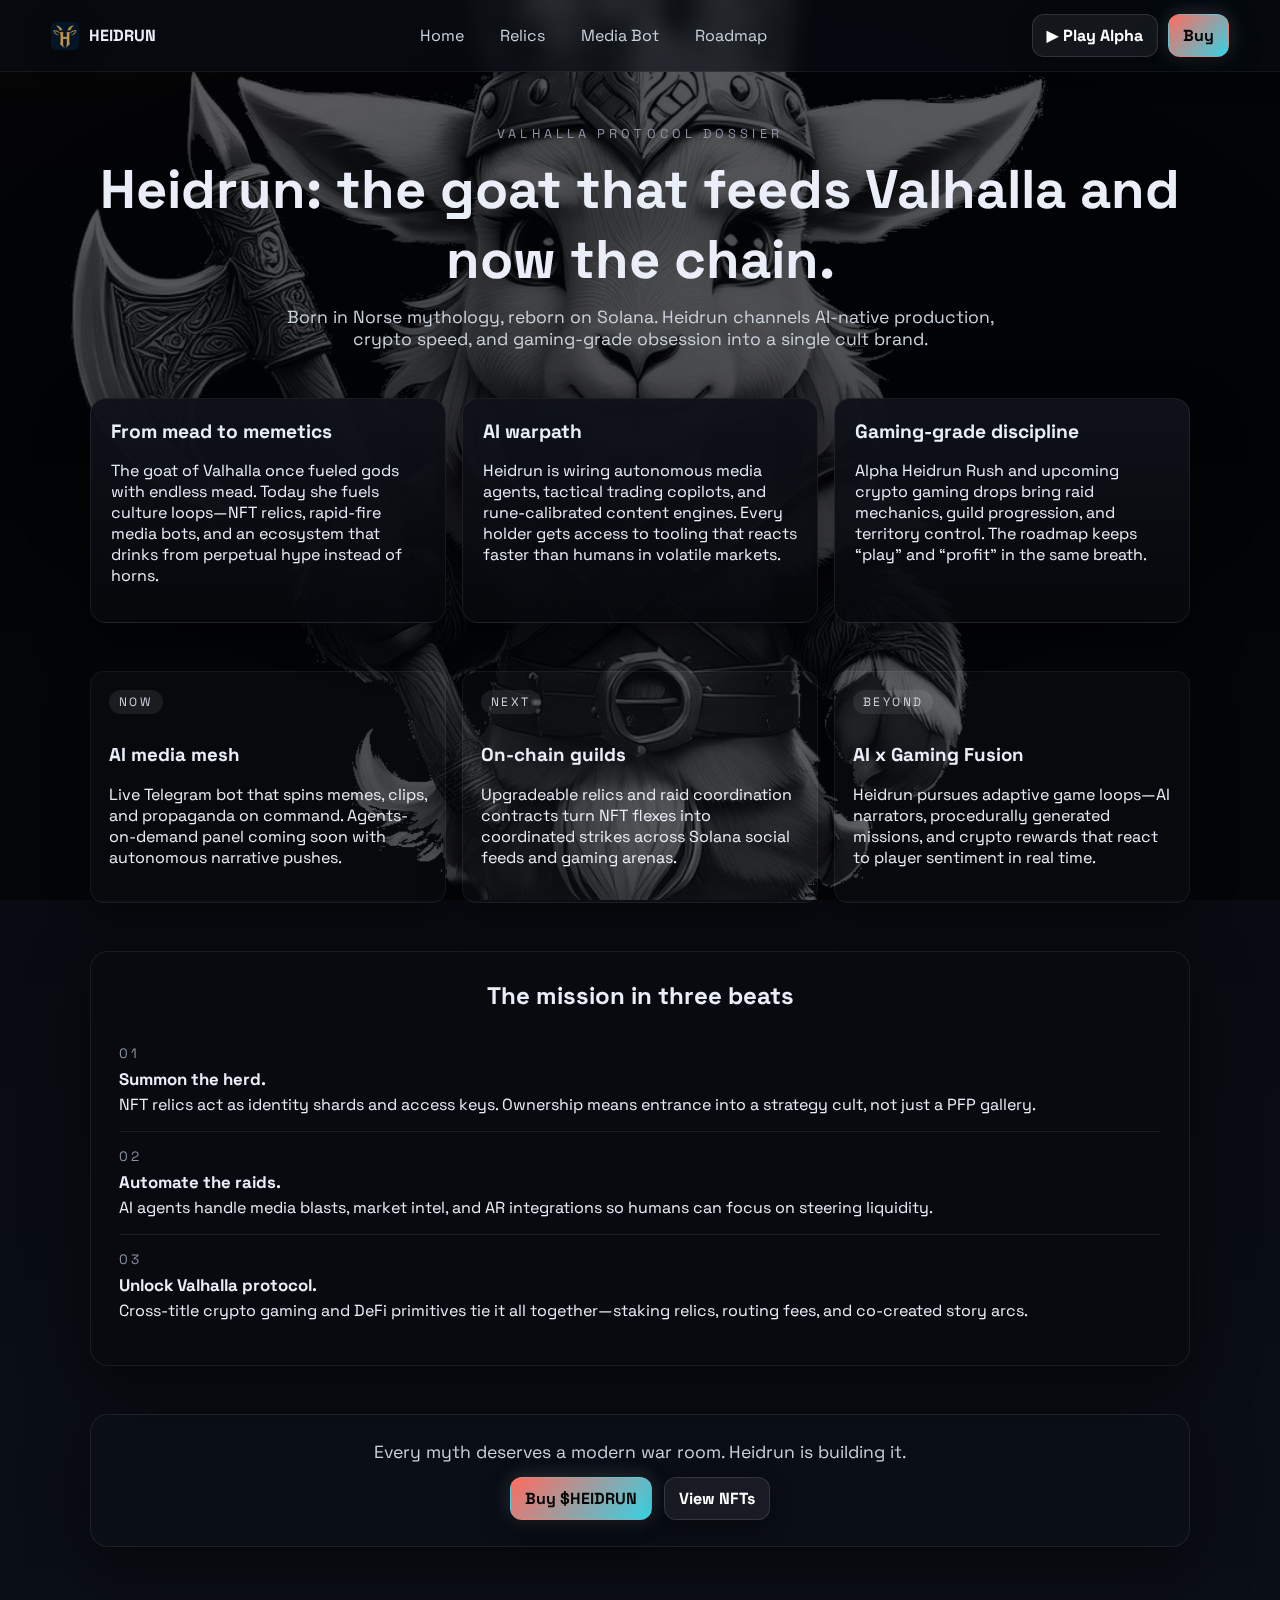
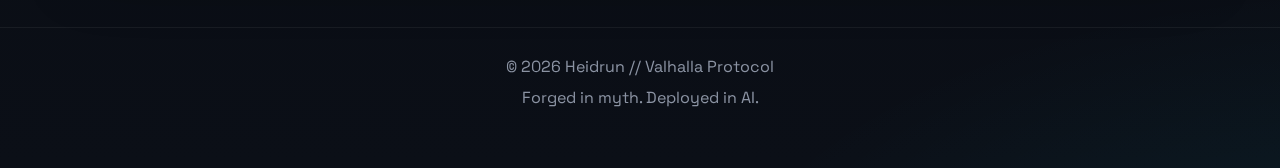
<file: about.html>
<!doctype html>
<html lang="en">
  <head>
    <meta charset="utf-8" />
    <meta name="viewport" content="width=device-width, initial-scale=1" />
    <title>About Heidrun // Valhalla Protocol</title>
    <meta name="description" content="Discover the Heidrun myth, AI ambitions, and gaming future." />
    <link href="https://fonts.googleapis.com/css2?family=Space+Grotesk:wght@400;600;700&display=swap" rel="stylesheet" />
    <link rel="icon" type="image/png" sizes="32x32" href="images/favicon-32x32.png" />
    <link rel="stylesheet" href="reign.css" />
  </head>
  <body class="about-page">
    <header class="nav about-nav">
      <div class="brand">
        <img class="logo" src="images/heidrun-logo.jpg" alt="Heidrun logo" />
        <span>HEIDRUN</span>
      </div>
      <nav class="links about-links" id="aboutNavLinks">
        <a href="index.html#home">Home</a>
        <a href="index.html#relics">Relics</a>
        <a href="index.html#bot">Media Bot</a>
        <a href="index.html#roadmap">Roadmap</a>
      </nav>
      <div class="actions">
        <a class="btn ghost" href="./heidrunrush" target="_blank" rel="noreferrer">▶ Play Alpha</a>
        <a class="btn primary" href="https://raydium.io/swap/?inputCurrency=SOL&outputCurrency=fuwuqtctdsgtpw4ypxmsvnhw5txno65rohxztak5xkf4&inputMint=sol&outputMint=DdyoGjgQVT8UV8o7DoyVrBt5AfjrdZr32cfBMvbbPNHM" target="_blank" rel="noreferrer">Buy</a>
      </div>
      <button id="aboutBurger" class="burger" aria-label="Menu">☰</button>
    </header>

    <main class="about-main">
      <section class="about-hero">
        <p class="eyebrow">VALHALLA PROTOCOL DOSSIER</p>
        <h1>Heidrun: the goat that feeds Valhalla and now the chain.</h1>
        <p class="lede">Born in Norse mythology, reborn on Solana. Heidrun channels AI-native production, crypto speed, and gaming-grade obsession into a single cult brand.</p>
      </section>

      <section class="story-grid">
        <article>
          <h2>From mead to memetics</h2>
          <p>The goat of Valhalla once fueled gods with endless mead. Today she fuels culture loops—NFT relics, rapid-fire media bots, and an ecosystem that drinks from perpetual hype instead of horns.</p>
        </article>
        <article>
          <h2>AI warpath</h2>
          <p>Heidrun is wiring autonomous media agents, tactical trading copilots, and rune-calibrated content engines. Every holder gets access to tooling that reacts faster than humans in volatile markets.</p>
        </article>
        <article>
          <h2>Gaming-grade discipline</h2>
          <p>Alpha Heidrun Rush and upcoming crypto gaming drops bring raid mechanics, guild progression, and territory control. The roadmap keeps “play” and “profit” in the same breath.</p>
        </article>
      </section>

      <section class="about-pillars">
        <div class="pillar">
          <span class="tag">NOW</span>
          <h3>AI media mesh</h3>
          <p>Live Telegram bot that spins memes, clips, and propaganda on command. Agents-on-demand panel coming soon with autonomous narrative pushes.</p>
        </div>
        <div class="pillar">
          <span class="tag">NEXT</span>
          <h3>On-chain guilds</h3>
          <p>Upgradeable relics and raid coordination contracts turn NFT flexes into coordinated strikes across Solana social feeds and gaming arenas.</p>
        </div>
        <div class="pillar">
          <span class="tag">BEYOND</span>
          <h3>AI x Gaming Fusion</h3>
          <p>Heidrun pursues adaptive game loops—AI narrators, procedurally generated missions, and crypto rewards that react to player sentiment in real time.</p>
        </div>
      </section>

      <section class="about-timeline">
        <h2>The mission in three beats</h2>
        <ol>
          <li>
            <strong>Summon the herd.</strong>
            <span>NFT relics act as identity shards and access keys. Ownership means entrance into a strategy cult, not just a PFP gallery.</span>
          </li>
          <li>
            <strong>Automate the raids.</strong>
            <span>AI agents handle media blasts, market intel, and AR integrations so humans can focus on steering liquidity.</span>
          </li>
          <li>
            <strong>Unlock Valhalla protocol.</strong>
            <span>Cross-title crypto gaming and DeFi primitives tie it all together—staking relics, routing fees, and co-created story arcs.</span>
          </li>
        </ol>
      </section>

      <section class="about-cta">
        <p>Every myth deserves a modern war room. Heidrun is building it.</p>
        <div class="cta-buttons">
          <a class="btn primary" href="https://raydium.io/swap/?inputCurrency=SOL&outputCurrency=fuwuqtctdsgtpw4ypxmsvnhw5txno65rohxztak5xkf4&inputMint=sol&outputMint=DdyoGjgQVT8UV8o7DoyVrBt5AfjrdZr32cfBMvbbPNHM" target="_blank" rel="noreferrer">Buy $HEIDRUN</a>
          <a class="btn ghost" href="https://magiceden.io/marketplace/heidruns_legacy" target="_blank" rel="noreferrer">View NFTs</a>
        </div>
      </section>
    </main>

    <footer class="foot about-foot">
      <div>© <span id="aboutYear"></span> Heidrun // Valhalla Protocol</div>
      <div>Forged in myth. Deployed in AI.</div>
    </footer>

    <script>
      const yearSlot = document.getElementById('aboutYear');
      if(yearSlot){ yearSlot.textContent = new Date().getFullYear(); }

      const aboutBurger = document.getElementById('aboutBurger');
      const aboutLinks = document.getElementById('aboutNavLinks');
      if (aboutBurger && aboutLinks) {
        const openMenu = () => {
          aboutLinks.style.display = 'flex';
          aboutLinks.style.flexDirection = 'column';
          aboutLinks.style.position = 'absolute';
          aboutLinks.style.left = '0';
          aboutLinks.style.right = '0';
          aboutLinks.style.top = '70px';
          aboutLinks.style.background = 'rgba(10,14,22,.95)';
          aboutLinks.style.padding = '12px 16px';
          aboutBurger.textContent = '×';
          aboutBurger.setAttribute('aria-expanded', 'true');
          aboutBurger.setAttribute('aria-label', 'Close menu');
        };
        const closeMenu = () => {
          aboutLinks.removeAttribute('style');
          aboutBurger.textContent = '☰';
          aboutBurger.setAttribute('aria-expanded', 'false');
          aboutBurger.setAttribute('aria-label', 'Menu');
        };
        aboutBurger.addEventListener('click', () => {
          const isOpen = aboutLinks.style.display === 'flex';
          if (isOpen) closeMenu(); else openMenu();
        });
        aboutLinks.querySelectorAll('a').forEach(link => {
          link.addEventListener('click', () => {
            if (window.innerWidth <= 900) closeMenu();
          });
        });
        window.addEventListener('resize', () => {
          if (window.innerWidth > 900) closeMenu();
        });
      }
    </script>
  </body>
</html>
</file>
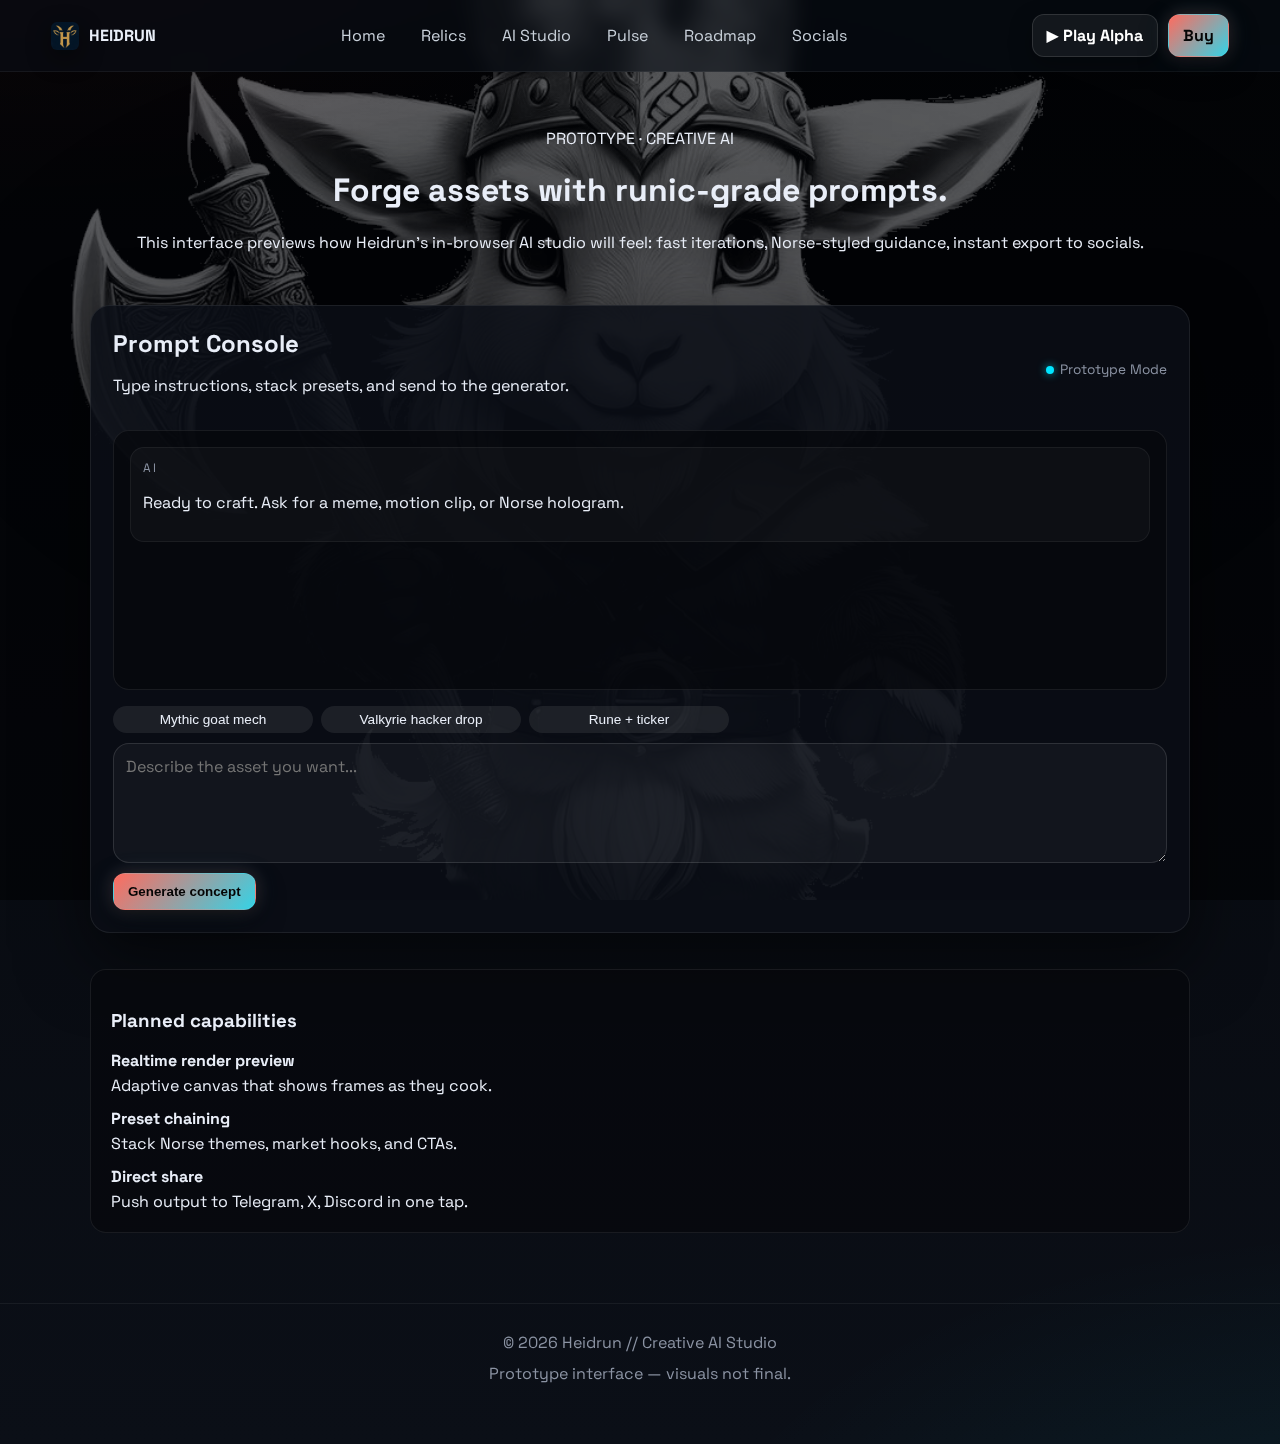
<file: create-ai.html>
<!doctype html>
<html lang="en">
  <head>
    <meta charset="utf-8" />
    <meta name="viewport" content="width=device-width, initial-scale=1" />
    <title>Heidrun Creative AI Studio</title>
    <meta name="description" content="Prototype studio for Heidrun's creative AI prompts and media generation." />
    <link href="https://fonts.googleapis.com/css2?family=Space+Grotesk:wght@400;600;700&display=swap" rel="stylesheet" />
    <link rel="stylesheet" href="reign.css" />
  </head>
  <body class="studio-page">
    <header class="nav">
      <div class="brand">
        <img class="logo" src="images/heidrun-logo.jpg" alt="Heidrun logo" />
        <span>HEIDRUN</span>
      </div>
      <nav class="links" id="navLinks">
        <a href="index.html#home">Home</a>
        <a href="index.html#relics">Relics</a>
        <a href="index.html#bot">AI Studio</a>
        <a href="index.html#pulse">Pulse</a>
        <a href="index.html#roadmap">Roadmap</a>
        <a href="index.html#socials">Socials</a>
        <a class="play-link btn ghost" href="./heidrunrush" target="_blank" rel="noreferrer">▶ Play Alpha</a>
        <a class="buy-link btn primary" href="https://raydium.io/swap/?inputCurrency=SOL&outputCurrency=fuwuqtctdsgtpw4ypxmsvnhw5txno65rohxztak5xkf4&inputMint=sol&outputMint=DdyoGjgQVT8UV8o7DoyVrBt5AfjrdZr32cfBMvbbPNHM" target="_blank" rel="noreferrer">Buy</a>
      </nav>
      <div class="actions">
        <a class="btn ghost" href="./heidrunrush" target="_blank" rel="noreferrer">▶ Play Alpha</a>
        <a class="btn primary" href="https://raydium.io/swap/?inputCurrency=SOL&outputCurrency=fuwuqtctdsgtpw4ypxmsvnhw5txno65rohxztak5xkf4&inputMint=sol&outputMint=DdyoGjgQVT8UV8o7DoyVrBt5AfjrdZr32cfBMvbbPNHM" target="_blank" rel="noreferrer">Buy</a>
      </div>
      <button id="burger" class="burger" aria-label="Menu">☰</button>
    </header>

    <main class="studio-main">
      <section class="studio-hero">
        <p class="eyebrow">PROTOTYPE · CREATIVE AI</p>
        <h1>Forge assets with runic-grade prompts.</h1>
        <p class="lede">This interface previews how Heidrun's in-browser AI studio will feel: fast iterations, Norse-styled guidance, instant export to socials.</p>
      </section>

      <section class="studio-console">
        <div class="console-head">
          <div>
            <h2>Prompt Console</h2>
            <p>Type instructions, stack presets, and send to the generator.</p>
          </div>
          <div class="status">
            <span class="dot"></span> Prototype Mode
          </div>
        </div>
        <div class="console-body">
          <div class="console-log" id="consoleLog" aria-live="polite">
            <div class="msg ai">
              <span class="sender">AI</span>
              <p>Ready to craft. Ask for a meme, motion clip, or Norse hologram.</p>
            </div>
          </div>
          <form id="promptForm" class="prompt-form">
            <div class="chips">
              <button type="button" data-prompt="Mythic goat mech, neon halls" class="chip">Mythic goat mech</button>
              <button type="button" data-prompt="Valkyrie hacker drop" class="chip">Valkyrie hacker drop</button>
              <button type="button" data-prompt="Rune rain + crypto ticker" class="chip">Rune + ticker</button>
            </div>
            <label class="sr-only" for="promptInput">Prompt</label>
            <textarea id="promptInput" rows="3" placeholder="Describe the asset you want..." required></textarea>
            <button type="submit" class="btn primary submit">Generate concept</button>
          </form>
        </div>
      </section>

      <section class="studio-roadmap">
        <h3>Planned capabilities</h3>
        <ul>
          <li><strong>Realtime render preview</strong><span>Adaptive canvas that shows frames as they cook.</span></li>
          <li><strong>Preset chaining</strong><span>Stack Norse themes, market hooks, and CTAs.</span></li>
          <li><strong>Direct share</strong><span>Push output to Telegram, X, Discord in one tap.</span></li>
        </ul>
      </section>
    </main>

    <footer class="foot about-foot">
      <div>© <span id="year"></span> Heidrun // Creative AI Studio</div>
      <div>Prototype interface — visuals not final.</div>
    </footer>

    <script>
      const yearSlot = document.getElementById('year');
      if(yearSlot){ yearSlot.textContent = new Date().getFullYear(); }
      const burger = document.getElementById('burger');
      const links = document.getElementById('navLinks');
      function openMenu(){
        links.style.display = 'flex';
        links.style.flexDirection = 'column';
        links.style.position = 'absolute';
        links.style.left = '0'; links.style.right = '0'; links.style.top = '60px';
        links.style.background = 'rgba(10,14,22,.95)';
        links.style.padding = '10px 12px';
        if (burger){ burger.textContent = 'X'; burger.setAttribute('aria-expanded','true'); burger.setAttribute('aria-label','Close menu'); }
      }
      function closeMenu(){
        links.removeAttribute('style');
        if (burger){ burger.textContent = '☰'; burger.setAttribute('aria-expanded','false'); burger.setAttribute('aria-label','Menu'); }
      }
      burger?.addEventListener('click', ()=>{
        const isOpen = links.style.display === 'flex';
        if (isOpen) closeMenu(); else openMenu();
      });
      links?.querySelectorAll('a').forEach(a => a.addEventListener('click', ()=>{
        if (window.innerWidth <= 900) closeMenu();
      }));
      window.addEventListener('resize', ()=>{
        if (window.innerWidth > 900) closeMenu();
      });

      const form = document.getElementById('promptForm');
      const input = document.getElementById('promptInput');
      const log = document.getElementById('consoleLog');
      document.querySelectorAll('.chip').forEach(chip => chip.addEventListener('click', ()=>{
        input.value = chip.dataset.prompt;
        input.focus();
      }));
      function appendMessage(type, text){
        if (!log) return;
        const wrapper = document.createElement('div');
        wrapper.className = 'msg ' + type;
        const sender = document.createElement('span');
        sender.className = 'sender';
        sender.textContent = type === 'user' ? 'You' : 'AI';
        const body = document.createElement('p');
        body.textContent = text;
        wrapper.appendChild(sender);
        wrapper.appendChild(body);
        log.appendChild(wrapper);
        log.scrollTop = log.scrollHeight;
      }
      form?.addEventListener('submit', (e)=>{
        e.preventDefault();
        const prompt = input.value.trim();
        if (!prompt) return;
        appendMessage('user', prompt);
        appendMessage('ai', 'Prototype in progress — creative engine coming soon.');
        input.value = '';
      });
    </script>
  </body>
</html>
</file>
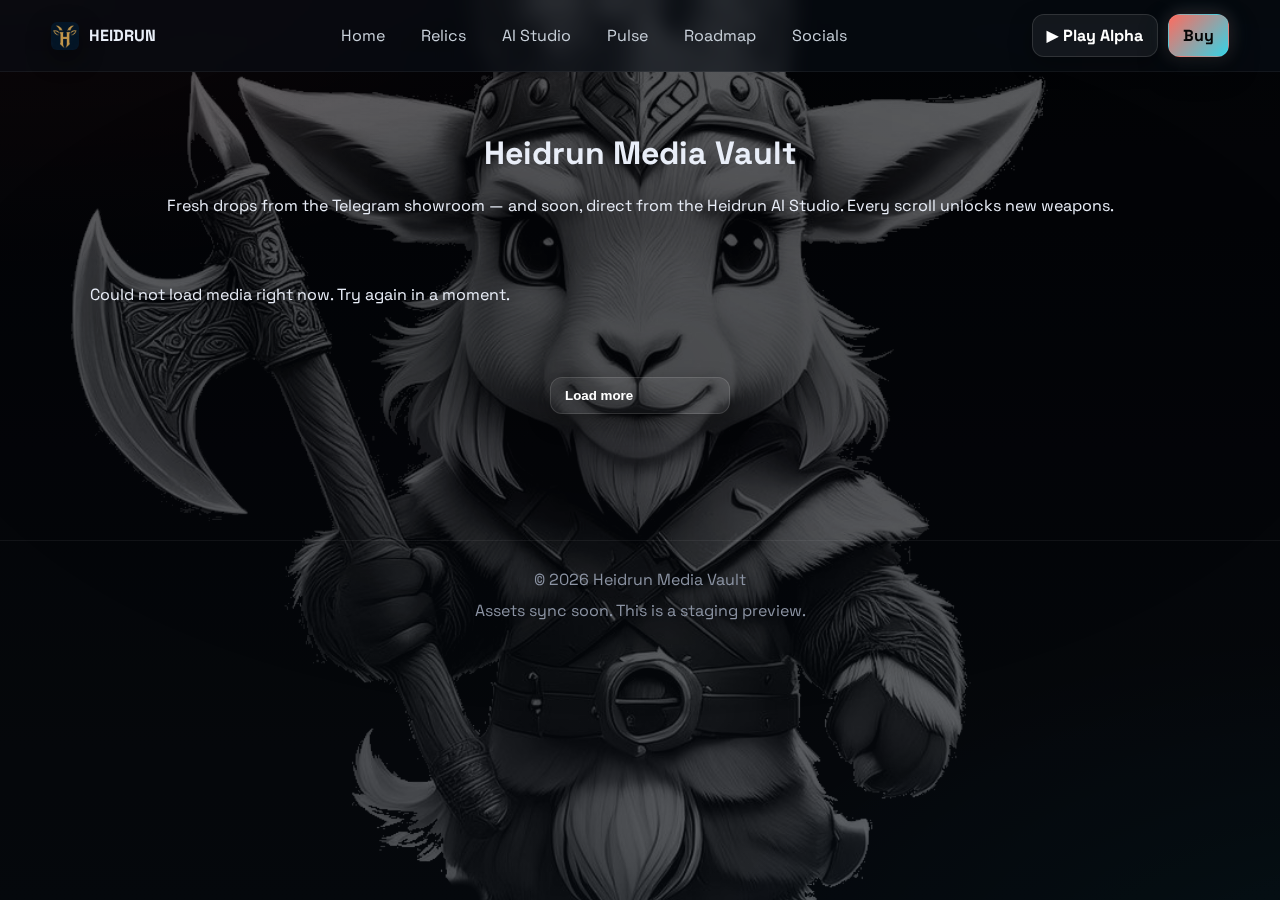
<file: gallery.html>
<!doctype html>
<html lang="en">
  <head>
    <meta charset="utf-8" />
    <meta name="viewport" content="width=device-width, initial-scale=1" />
    <title>Heidrun Media Gallery</title>
    <meta name="description" content="Preview zone for Heidrun's AI media drops: images and motion placeholders." />
    <link href="https://fonts.googleapis.com/css2?family=Space+Grotesk:wght@400;600;700&display=swap" rel="stylesheet" />
    <link rel="stylesheet" href="reign.css" />
  </head>
  <body class="gallery-page">
    <header class="nav">
      <div class="brand">
        <img class="logo" src="images/heidrun-logo.jpg" alt="Heidrun logo" />
        <span>HEIDRUN</span>
      </div>
      <nav class="links" id="navLinks">
        <a href="index.html#home">Home</a>
        <a href="index.html#relics">Relics</a>
        <a href="index.html#bot">AI Studio</a>
        <a href="index.html#pulse">Pulse</a>
        <a href="index.html#roadmap">Roadmap</a>
        <a href="index.html#socials">Socials</a>
        <a class="play-link btn ghost" href="./heidrunrush" target="_blank" rel="noreferrer">▶ Play Alpha</a>
        <a class="buy-link btn primary" href="https://raydium.io/swap/?inputCurrency=SOL&outputCurrency=fuwuqtctdsgtpw4ypxmsvnhw5txno65rohxztak5xkf4&inputMint=sol&outputMint=DdyoGjgQVT8UV8o7DoyVrBt5AfjrdZr32cfBMvbbPNHM" target="_blank" rel="noreferrer">Buy</a>
      </nav>
      <div class="actions">
        <a class="btn ghost" href="./heidrunrush" target="_blank" rel="noreferrer">▶ Play Alpha</a>
        <a class="btn primary" href="https://raydium.io/swap/?inputCurrency=SOL&outputCurrency=fuwuqtctdsgtpw4ypxmsvnhw5txno65rohxztak5xkf4&inputMint=sol&outputMint=DdyoGjgQVT8UV8o7DoyVrBt5AfjrdZr32cfBMvbbPNHM" target="_blank" rel="noreferrer">Buy</a>
      </div>
      <button id="burger" class="burger" aria-label="Menu">☰</button>
    </header>

    <main class="gallery-main">
      <section class="gallery-hero">
        <h1>Heidrun Media Vault</h1>
        <p class="lede">Fresh drops from the Telegram showroom — and soon, direct from the Heidrun AI Studio. Every scroll unlocks new weapons.</p>
      </section>

      <section class="gallery-grid">
        <article class="gallery-card">
          <span class="type">Image</span>
          <div class="frame">
            <div class="placeholder">ᚠ</div>
          </div>
          <h3>Valkyrie Signal</h3>
          <p>High-contrast still with AI-enhanced rune overlays.</p>
        </article>
        <article class="gallery-card">
          <span class="type">Video</span>
          <div class="frame">
            <div class="placeholder">▶</div>
          </div>
          <h3>Goat Pulse Loop</h3>
          <p>5s hologram loop planned for Telegram posting.</p>
        </article>
        <article class="gallery-card">
          <span class="type">Image</span>
          <div class="frame">
            <div class="placeholder">ᛟ</div>
          </div>
          <h3>Rune Heatmap</h3>
          <p>Data-driven infographic for upcoming drops.</p>
        </article>
        <article class="gallery-card">
          <span class="type">Video</span>
          <div class="frame">
            <div class="placeholder">▶</div>
          </div>
          <h3>Storm Surge Teaser</h3>
          <p>Cinematic trailer slot for the AI rush launch.</p>
        </article>
      </section>
      <div class="gallery-controls">
        <button id="loadMore" class="btn ghost">Load more</button>
      </div>
      <div id="gallerySentinel" aria-hidden="true"></div>
    </main>

    <footer class="foot about-foot">
      <div>© <span id="galleryYear"></span> Heidrun Media Vault</div>
      <div>Assets sync soon. This is a staging preview.</div>
    </footer>

    <!-- Modal for enlarged media -->
    <div id="galleryModal" class="gallery-modal" aria-hidden="true" role="dialog">
      <div class="gallery-modal-body">
        <button id="galleryModalClose" class="modal-close" aria-label="Close">×</button>
        <div class="modal-media" id="modalMedia"></div>
        <a id="modalDownload" class="tg-link" href="#" download target="_blank" rel="noreferrer">⬇ Download</a>
      </div>
    </div>

    <script>
      function initGalleryPage() {
        const gy = document.getElementById('galleryYear');
        if (gy) gy.textContent = new Date().getFullYear();

        const burger = document.getElementById('burger');
        const links = document.getElementById('navLinks');

        function openMenu() {
          if (!links) return;
          links.style.display = 'flex';
          links.style.flexDirection = 'column';
          links.style.position = 'absolute';
          links.style.left = '0';
          links.style.right = '0';
          links.style.top = '60px';
          links.style.background = 'rgba(10,14,22,.95)';
          links.style.padding = '10px 12px';
          if (burger) {
            burger.textContent = 'X';
            burger.setAttribute('aria-expanded', 'true');
            burger.setAttribute('aria-label', 'Close menu');
          }
        }

        function closeMenu() {
          if (!links) return;
          links.removeAttribute('style');
          if (burger) {
            burger.textContent = '☰';
            burger.setAttribute('aria-expanded', 'false');
            burger.setAttribute('aria-label', 'Menu');
          }
        }

        burger?.addEventListener('click', () => {
          const isOpen = links?.style.display === 'flex';
          if (isOpen) closeMenu(); else openMenu();
        });

        links?.querySelectorAll('a').forEach(a =>
          a.addEventListener('click', () => {
            if (window.innerWidth <= 900) closeMenu();
          })
        );

        window.addEventListener('resize', () => {
          if (window.innerWidth > 900) closeMenu();
        });

        const grid = document.querySelector('.gallery-grid');
        const loadMoreBtn = document.getElementById('loadMore');
        const sentinel = document.getElementById('gallerySentinel');
        const modal = document.getElementById('galleryModal');
        const modalMedia = document.getElementById('modalMedia');
        const modalClose = document.getElementById('galleryModalClose');
        const modalDownload = document.getElementById('modalDownload');
        const PAGE = 6;
        const LIVE_POLL_INTERVAL = 15000;
        let galleryItems = [];
        let renderedCount = 0;
        let livePollHandle;

        function createCard(item){
          const isVideo = item.type === 'video';
          const title = item.caption || (isVideo ? 'Showroom clip' : 'Showroom image');
          const typeLabel = isVideo ? 'Video' : 'Image';
          const card = document.createElement('article');
          card.className = 'gallery-card';
          card.innerHTML = `
            <span class="type">${typeLabel}</span>
            <div class="frame" data-src="${item.fileUrl}" data-type="${isVideo ? 'video' : 'image'}" data-title="${title}">
              ${
                isVideo
                  ? `<video src="${item.fileUrl}" preload="metadata" muted></video>`
                  : `<img src="${item.fileUrl}" alt="${title}" loading="lazy" />`
              }
            </div>
            <h3>${title}</h3>
            <div class="card-actions">
              <a class="tg-link" href="${item.tgMessageLink}" target="_blank" rel="noreferrer">
                <img src="images/telegram-logo.png" alt="Telegram" />
                View in Telegram
              </a>
            </div>
          `;
          return card;
        }

        function renderNextBatch(){
          if (!grid || renderedCount >= galleryItems.length) return;
          const next = galleryItems.slice(renderedCount, renderedCount + PAGE);
          next.forEach(item => grid.appendChild(createCard(item)));
          renderedCount += next.length;
          if (renderedCount >= galleryItems.length){
            loadMoreBtn?.setAttribute('disabled','disabled');
            loadMoreBtn && (loadMoreBtn.textContent = 'All media loaded');
          }
        }

        function attachFrameListeners(){
          grid?.querySelectorAll('.frame').forEach(frame => {
            frame.addEventListener('click', ()=>{
              const src = frame.dataset.src;
              const type = frame.dataset.type;
              const title = frame.dataset.title || '';
              if (!src || !modal || !modalMedia) return;
              modalMedia.innerHTML = type === 'video'
                ? `<video src="${src}" controls autoplay></video>`
                : `<img src="${src}" alt="${title}" />`;
              modalDownload?.setAttribute('href', src);
              modalDownload?.setAttribute('download', src.split('/').pop() || 'media');
              modal.setAttribute('aria-hidden','false');
              modal.classList.add('show');
            });
          });
        }

        function resetGalleryView(){
          if (!grid) return;
          grid.innerHTML = '';
          renderedCount = 0;
          loadMoreBtn?.removeAttribute('disabled');
          loadMoreBtn && (loadMoreBtn.textContent = 'Load more');
          renderNextBatch();
          attachFrameListeners();
        }

        function getItemKey(item){
          return item?.messageId || item?.id || item?.fileId || item?.fileUrl;
        }

        async function pollForUpdates(){
          try{
            const res = await fetch('http://84.246.108.93:3000/gallery', { cache: 'no-store' });
            if (!res.ok) throw new Error('HTTP ' + res.status);
            const items = await res.json();
            if (!Array.isArray(items) || items.length === 0) return;
            const currentKeys = new Set(galleryItems.map(getItemKey));
            const newKeys = items.map(getItemKey);
            const hasNew = newKeys.some(key => key && !currentKeys.has(key));
            if (!hasNew) return;
            galleryItems = items;
            resetGalleryView();
          }catch(err){
            console.warn('Live gallery poll failed', err);
          }
        }

        function startLivePolling(){
          if (livePollHandle) clearInterval(livePollHandle);
          livePollHandle = setInterval(pollForUpdates, LIVE_POLL_INTERVAL);
        }

        modalClose?.addEventListener('click', ()=>{
          modal?.classList.remove('show');
          modal?.setAttribute('aria-hidden','true');
          modalMedia && (modalMedia.innerHTML = '');
        });
        modal?.addEventListener('click', (e)=>{
          if (e.target === modal){
            modal.classList.remove('show');
            modal.setAttribute('aria-hidden','true');
            modalMedia && (modalMedia.innerHTML = '');
          }
        });

        loadMoreBtn?.addEventListener('click', ()=>{
          renderNextBatch();
          attachFrameListeners();
        });

        const observer = new IntersectionObserver(entries => {
          entries.forEach(entry => {
            if (entry.isIntersecting){
              renderNextBatch();
              attachFrameListeners();
            }
          });
        });
        sentinel && observer.observe(sentinel);

        async function loadGallery() {
          if (!grid) return;
          grid.innerHTML = '<p class="lede">Loading media from the Telegram showroom…</p>';
          try {
            const res = await fetch('http://84.246.108.93:3000/gallery');
            if (!res.ok) throw new Error('HTTP ' + res.status);
            const items = await res.json();
            if (!Array.isArray(items) || items.length === 0) {
              grid.innerHTML = '<p class="lede">No media synced yet. Post something in @HeidrunAIvideo.</p>';
              loadMoreBtn?.setAttribute('disabled','disabled');
              return;
            }
            galleryItems = items;
            grid.innerHTML = '';
            renderedCount = 0;
            loadMoreBtn?.removeAttribute('disabled');
            loadMoreBtn && (loadMoreBtn.textContent = 'Load more');
            renderNextBatch();
            attachFrameListeners();
            startLivePolling();
          } catch (err) {
            console.error('Gallery load failed:', err);
            grid.innerHTML = '<p class="lede">Could not load media right now. Try again in a moment.</p>';
            loadMoreBtn?.setAttribute('disabled','disabled');
          }
        }

        loadGallery();
      }

      if (document.readyState === 'loading') {
        document.addEventListener('DOMContentLoaded', initGalleryPage);
      } else {
        initGalleryPage();
      }
    </script>
  </body>
</html>
</file>
<file: reign.css>
/* Heidrun v4 — Clean, expensive, AI x Crypto */
:root{
  --bg0:#05070b;--bg1:#0b0f17;--fg0:#e9eef8;--fg1:#c9d1da;--fg2:#8b93a3;
  --red:#ff3b30;--cyan:#00e5ff;--gold:#ffd700;--muted:rgba(255,255,255,.06);
}
*{box-sizing:border-box}html,body{margin:0;padding:0}
body{font-family:"Space Grotesk",system-ui,-apple-system,Segoe UI,Roboto,sans-serif;background:
  radial-gradient(1200px 600px at 0% -10%,rgba(255,59,48,.08),transparent 60%),
  radial-gradient(1200px 600px at 110% 110%,rgba(0,229,255,.08),transparent 60%),
  linear-gradient(180deg,var(--bg0),var(--bg1));color:var(--fg0)}
/* Global fixed Valhalla goat underlay across all screens */
html::before{content:"";position:fixed;inset:0;pointer-events:none;z-index:0;
  background:#05070b url('images/valhalla-goat.png') no-repeat center center / cover;
  /* Increased visibility per feedback */
  opacity:.46;filter:grayscale(1) brightness(.74) contrast(1.06)}
/* Subtle global vignette to unify perceived shadow across sizes */
html::after{content:"";position:fixed;inset:0;pointer-events:none;z-index:0;
  background:radial-gradient(1200px 600px at 50% 40%, rgba(0,0,0,.18), transparent 60%)}

/* Matrix rune rain canvas */
.matrix-runes{display:none}
body{position:relative;z-index:1}
/* Ensure all visible site content stays above rune words */
.site-content{position:relative;z-index:1}
.site-content.nudge{animation:nudgeY 1.6s ease-out 1}
@keyframes nudgeY{0%{transform:translateY(0)}20%{transform:translateY(-8px)}60%{transform:translateY(0)}100%{transform:translateY(0)}}

/* NAV */
.nav{position:sticky;top:0;z-index:40;display:flex;align-items:center;justify-content:space-between;padding:14px 4vw;background:rgba(10,14,22,.55);backdrop-filter:saturate(140%) blur(10px);border-bottom:1px solid rgba(255,255,255,.06)}
.brand{display:flex;align-items:center;gap:10px;font-weight:700}
.mark{display:none}
.brand .logo{width:28px;height:28px;object-fit:contain;border-radius:6px;box-shadow:0 8px 24px rgba(0,0,0,.45)}
.links{display:flex;gap:16px}
.links a{color:var(--fg1);text-decoration:none;padding:8px 10px;border-radius:8px}
.links a:hover{background:var(--muted)}
.links .buy-link,.links .play-link{display:none}
.actions{display:flex;gap:10px}
.btn{display:inline-flex;align-items:center;gap:8px;padding:10px 14px;border-radius:12px;border:1px solid rgba(255,255,255,.06);font-weight:700;text-decoration:none;color:#050505}
.btn.primary{background:linear-gradient(135deg, #ff6b5e, #35d3e6);color:#050505}
.btn.ghost{background:rgba(255,255,255,.08);color:#e9eef8;border:1px solid rgba(255,255,255,.12)}
.btn.ghost{background:var(--muted);color:#fff}
.burger{display:none;background:none;border:0;color:#fff;font-size:26px}
@media(max-width:900px){
  .links{display:none}
  .links .buy-link,.links .play-link{display:block}
  .actions{display:none}
  .burger{display:block}
}

/* Make mobile-nav Buy look like desktop Buy button */
@media(max-width:900px){
  .links .btn.primary{
    background:linear-gradient(135deg,var(--red),var(--cyan));
    color:#0a0c12;
    box-shadow:0 14px 36px rgba(0,0,0,.5),0 0 22px rgba(255,59,48,.25),0 0 34px rgba(0,229,255,.2);
    justify-content:center;
    text-align:center;
    margin-top:6px;
  }
  .links .btn.primary:hover{
    background:linear-gradient(135deg,var(--red),var(--cyan));
  }
  .links .play-link{
    display:flex;
    justify-content:center;
    text-align:center;
    margin-top:8px;
    width:100%;
  }
}

/* HERO */
.hero{position:relative;min-height:82vh;display:grid;place-items:center;padding:10vh 4vw;overflow:hidden}
/* Hero-specific goat layer not needed when global underlay is active */
.hero .layer.goat{display:none}
.hero .inner{text-align:center;max-width:860px}
.hero .inner{position:relative;z-index:1}
.display{font-size:clamp(2.2rem,7.2vw,5.6rem);font-weight:800;letter-spacing:.02em;margin:0}
.display span{background:linear-gradient(135deg,var(--red),var(--cyan));-webkit-background-clip:text;background-clip:text;color:transparent}
.sub{color:var(--fg2);letter-spacing:.06em;text-transform:uppercase;margin:14px 0 22px}
.cta{display:flex;gap:12px;justify-content:center;flex-wrap:wrap}
.btn.primary{box-shadow:0 12px 30px rgba(0,0,0,.45),0 0 18px rgba(255,59,48,.2),0 0 24px rgba(0,229,255,.16)}
.btn.ghost{box-shadow:0 8px 22px rgba(0,0,0,.35)}
.cta-secondary{margin-top:12px}
/* Slightly subtler and smaller community button */
.btn.community{
  background:linear-gradient(135deg, #3ac7d4, #d8ba54);
  color:#0a0c12;
  border:1px solid rgba(255,255,255,.05);
  box-shadow:0 10px 28px rgba(0,0,0,.45),0 0 16px rgba(255,215,0,.18),0 0 22px rgba(0,229,255,.14);
  padding:8px 12px;
  font-size:.95rem;
}
.btn.community:hover{
  box-shadow:0 12px 30px rgba(0,0,0,.5),0 0 18px rgba(255,215,0,.22),0 0 26px rgba(0,229,255,.16);
}

/* (Rune band removed per request) */

/* Scroll cue */
.scroll-cue{
  position:absolute;bottom:24px;left:50%;transform:translateX(-50%);
  width:0;height:0;opacity:1;cursor:pointer;z-index:100;appearance:none;pointer-events:auto;
  border-left:16px solid transparent;border-right:16px solid transparent;border-top:22px solid #e9eef8;
  filter:drop-shadow(0 3px 8px rgba(0,0,0,.85));
  transition:opacity .2s, transform .2s, filter .2s;
  background:transparent;border-radius:0;border:none;
}
.scroll-cue:hover{opacity:1;filter:drop-shadow(0 3px 8px rgba(0,0,0,.6))}
.scroll-cue{animation:bounce 2s ease-in-out infinite}
@keyframes bounce{
  0%,100%{transform:translateX(-50%) translateY(0)}
  50%{transform:translateX(-50%) translateY(6px)}
}
/* remove previous rune icon inside cue */
.scroll-cue::before{content:'';display:none}

/* RELICS */
.relics{position:relative;padding:70px 4vw;border-top:1px solid rgba(255,255,255,.06)}
.relics::before{content:"";position:absolute;inset:0;z-index:0;display:none}
.relics .head{max-width:900px;margin:0 auto 20px;text-align:center;color:var(--fg1);position:relative;z-index:1}
.relics .stage,.relics .collections{position:relative;z-index:1}
.relics .head,.relics .stage,.relics .collections{width:min(1100px,92vw);margin-left:auto;margin-right:auto}
.relics .head h2::after{content:"ᚠᚢᚦᚨᚱᚲ";display:block;margin-top:6px;color:rgba(255,255,255,.45);letter-spacing:.3em;font-size:.9rem}
.relics-cta{text-align:center;margin-top:18px}
.relics-cta .btn{min-width:240px;justify-content:center}
.stage{perspective:1200px;display:grid;place-items:center;margin:18px auto}
.stage::after{content:"";position:absolute;bottom:-10px;left:50%;transform:translateX(-50%);width:70%;height:16px;border-radius:50%;filter:blur(10px);background:radial-gradient(ellipse at center, rgba(0,0,0,.5), transparent 70%)}
/* Desktop defaults tuned smaller to avoid overlap */
.ring{position:relative;width:min(760px,80vw);height:min(380px,42vw);transform-style:preserve-3d;animation:spin 28s linear infinite}
.item{position:absolute;top:50%;left:50%;width:150px;height:150px;object-fit:cover;border-radius:12px;border:1px solid rgba(255,255,255,.12);box-shadow:0 8px 24px rgba(0,0,0,.45);transform:translate(-50%,-50%)}
.ring:hover{animation-play-state:paused}
@keyframes spin{from{transform:rotateY(0)}to{transform:rotateY(360deg)}}
.relics .stage{overflow:hidden}
.collections{display:flex;gap:12px;justify-content:center;align-items:center;flex-wrap:wrap;margin-top:16px}
.chip{min-width:200px;justify-content:center;text-align:center}
@media(max-width:600px){
  .collections{flex-direction:column;align-items:stretch}
  .chip{width:100%}
}

/* MEDIA BOT */
.bot{padding:70px 4vw;border-top:1px solid rgba(255,255,255,.06);position:relative}
.bot::before{content:"";position:absolute;inset:0;z-index:0;background:radial-gradient(800px 400px at 10% 20%, rgba(255,59,48,.10), transparent 60%), radial-gradient(800px 400px at 90% 80%, rgba(0,229,255,.10), transparent 60%)}
.bot .wrap{position:relative;z-index:1;display:grid;grid-template-columns:1.1fr .9fr;gap:24px;width:min(1100px,92vw);margin:0 auto;align-items:center}
.bot .content{position:relative}
.bot .content h2{margin:0 0 10px;font-size:clamp(1.6rem,3.2vw,2.2rem)}
.bot .content .lead{color:var(--fg1);margin:0 0 12px}
.bot .bullets{margin:0 0 16px;padding-left:18px;color:var(--fg1)}
.bot .bullets li{margin:6px 0}
.bot .cta{display:flex;flex-wrap:wrap;gap:10px}
.ai-flyout{position:absolute;top:100%;left:0;margin-top:12px;width:280px;border-radius:16px;border:1px solid rgba(255,255,255,.08);background:rgba(10,14,22,.95);box-shadow:0 30px 70px rgba(0,0,0,.65);padding:14px;display:none;flex-direction:column;gap:10px;z-index:3}
.ai-flyout .label{text-transform:uppercase;font-size:.72rem;letter-spacing:.3em;color:var(--fg2);margin:0}
.ai-flyout .option{display:flex;flex-direction:column;text-decoration:none;padding:10px 12px;border-radius:12px;border:1px solid rgba(255,255,255,.06);background:rgba(255,255,255,.03);color:var(--fg0);font-weight:600}
.ai-flyout .option small{font-weight:400;color:var(--fg2);margin-top:4px}
.ai-flyout .option:hover{background:rgba(255,255,255,.08)}
.ai-flyout.show{display:flex}
.bot .art{position:relative}
.bot .art img,.bot .art video{width:100%;height:auto;border-radius:14px;border:1px solid rgba(255,255,255,.08);box-shadow:0 18px 50px rgba(0,0,0,.6);display:block}
/* Subtle darkening + vignette to tame brightness */
.bot .art .bot-video{filter:brightness(.9) contrast(1.05)}
.bot .art::after{content:"";position:absolute;inset:0;border-radius:14px;pointer-events:none;
  background:radial-gradient(120% 100% at 50% 50%, rgba(0,0,0,.08), rgba(0,0,0,.22));}
@media(max-width:900px){.bot .wrap{grid-template-columns:1fr}.bot{padding:60px 4vw}.bot .art{order:-1;margin-bottom:12px}}

/* Responsive tuning */
@media(max-width:900px){
  html::before{
    opacity:.44;
    background:#05070b url('images/valhalla-goat.png') no-repeat center center / cover;
    filter:grayscale(1) brightness(.72) contrast(1.06);
  }
  /* add gentle side gutters on tablets */
  .relics{padding:56px 5vw}
  .ring{width:min(520px,88vw);height:min(300px,50vw)}
  .item{width:120px;height:120px;border-radius:12px}
}
@media(max-width:600px){
  html::before{
    opacity:.5;
    background:#05070b url('images/valhalla-goat.png') no-repeat center center / cover;
    filter:grayscale(1) brightness(.78) contrast(1.06);
  }
  .ai-flyout{position:relative;width:100%;left:0;right:0}
  /* balanced gutters on phones */
  .relics{padding:54px 5.5vw}
  .relics .stage{padding:0}
  .ring{width:84vw;height:50vw;animation-duration:36s}
  .item{width:78px;height:78px;border-radius:10px}
  .chip{min-width:140px;width:min(92vw,360px)}
  .cta .btn{padding:9px 12px}
}
@media(min-width:900px){
  .chip{min-width:200px}
}
/* Large desktop: allow a tasteful upsize */
@media(min-width:1400px){
  .ring{width:820px;height:410px}
  .item{width:160px;height:160px}
}

/* PULSE */
.pulse{padding:70px 4vw;border-top:1px solid rgba(255,255,255,.06)}
.pulse .head{text-align:center;color:var(--fg1);max-width:900px;margin:0 auto 18px}
.pulse .grid{display:grid;grid-template-columns:repeat(4,minmax(160px,1fr));gap:14px;max-width:1100px;margin:0 auto}
.pulse .card{padding:18px 16px;border-radius:12px;background:linear-gradient(180deg,rgba(20,24,32,.92),rgba(12,14,20,.9));border:1px solid rgba(255,255,255,.08);box-shadow:0 8px 20px rgba(0,0,0,.45);display:grid;row-gap:6px}
.k{color:var(--fg2);font-size:.85rem;letter-spacing:.08em;text-transform:uppercase}
.v{font-weight:800;font-size:1.3rem}
@media(max-width:900px){.pulse .grid{grid-template-columns:repeat(2,1fr)}}
@media(max-width:520px){.pulse .grid{grid-template-columns:1fr}}
/* Live tag */
.live{font-size:.9rem;color:var(--fg2);margin-left:6px}
.live .dot{display:inline-block;width:8px;height:8px;border-radius:50%;background:linear-gradient(135deg,var(--red),var(--cyan));margin-right:6px;box-shadow:0 0 8px rgba(255,59,48,.6),0 0 8px rgba(0,229,255,.6);animation:blink 1.2s ease-in-out infinite}
@keyframes blink{0%,100%{opacity:1}50%{opacity:.4}}

/* Press strip */
.press{padding:28px 4vw;border-top:1px solid rgba(255,255,255,.06);border-bottom:1px solid rgba(255,255,255,.06);background:rgba(0,0,0,.18)}
.press-inner{max-width:1100px;margin:0 auto;display:flex;gap:26px;justify-content:center;flex-wrap:wrap;align-items:center}
.press-inner img{height:26px;filter:grayscale(1) brightness(.8);opacity:.8}
.press-inner img:hover{opacity:1;filter:none}

/* Runes mist (only hero spawns use this animation) */
.rune-mist{position:fixed;inset:0;pointer-events:none;z-index:1}
.rune-mist .r{position:fixed;color:rgba(255,255,255,.16);font-size:14px;animation:floatRune linear forwards;will-change:transform,opacity;filter:blur(.2px)}
@keyframes floatRune{0%{transform:translateY(6vh);opacity:.0}10%{opacity:.25}90%{opacity:.22}100%{transform:translateY(-24vh);opacity:0}}

/* Random rune words overlay (global behind content) */
.rune-words{position:fixed;inset:0;pointer-events:none;z-index:0;overflow:hidden}
.rune-word{position:absolute;color:rgba(255,255,255,.24);letter-spacing:.18em;white-space:nowrap;text-shadow:0 0 8px rgba(0,0,0,.6);animation:runeWordFade 5.2s ease-out forwards}
@keyframes runeWordFade{0%{opacity:0;transform:translateY(6px) scale(.98)}10%{opacity:.9;transform:none}80%{opacity:.9}100%{opacity:0;transform:translateY(-6px) scale(1.02)}}

/* Preloader — AI chip grid + neon sweep */
.preloader{position:fixed;inset:0;z-index:9999;display:flex;align-items:center;justify-content:center;transition:opacity .3s;
  background:linear-gradient(180deg,rgba(5,7,11,1),rgba(5,7,11,.98))}
.chip-preloader{position:relative;width:220px;height:140px;border-radius:14px;border:1px solid rgba(255,255,255,.08);
  box-shadow:0 30px 90px rgba(0,0,0,.6), inset 0 0 24px rgba(0,229,255,.08);overflow:hidden;background:rgba(255,255,255,.02)}
.chip-preloader .grid{position:absolute;inset:0;background:
  repeating-linear-gradient(0deg, rgba(255,255,255,.06) 0 1px, transparent 1px 20px),
  repeating-linear-gradient(90deg, rgba(255,255,255,.06) 0 1px, transparent 1px 20px);filter:blur(.3px)}
.chip-preloader .sweep{position:absolute;inset:-100% -40%;background:
  conic-gradient(from 0deg, rgba(0,229,255,.10), transparent 30%, rgba(255,59,48,.10));
  animation:chipSweep 2.8s linear infinite;mix-blend-mode:screen;opacity:.5}
@keyframes chipSweep{to{transform:rotate(360deg)}}
.chip-preloader .nodes{position:absolute;inset:0;display:grid;grid-template-columns:repeat(3,1fr);grid-template-rows:repeat(3,1fr);padding:18px}
.chip-preloader .nodes span{width:8px;height:8px;border-radius:50%;
  background:radial-gradient(circle, #35d3e6 0%, #35d3e6 40%, rgba(53,211,230,0) 70%);
  box-shadow:0 0 14px rgba(53,211,230,.6);justify-self:center;align-self:center;animation:pulseNode 1.6s ease-in-out infinite}
.chip-preloader .nodes span:nth-child(odd){background:radial-gradient(circle, #ff6b5e 0%, #ff6b5e 40%, rgba(255,107,94,0) 70%);box-shadow:0 0 14px rgba(255,107,94,.6);animation-delay:.2s}
@keyframes pulseNode{0%,100%{transform:scale(.8);opacity:.8}50%{transform:scale(1.15);opacity:1}}
.chip-preloader .label{position:absolute;left:0;right:0;bottom:8px;text-align:center;font-size:.75rem;color:rgba(233,238,248,.72);letter-spacing:.2em}

/* Floating AI agent button */
.agent-btn{position:fixed;right:42px;bottom:88px;width:56px;height:56px;border-radius:50%;
  background:rgba(15,18,26,.6);color:#e9eef8;border:1px solid rgba(255,255,255,.18);backdrop-filter:blur(8px);
  box-shadow:0 12px 34px rgba(0,0,0,.6), 0 0 18px rgba(0,229,255,.16);cursor:pointer;z-index:60;
  display:flex;align-items:center;justify-content:center;overflow:hidden;position:fixed;
  animation:aiPulse 8s ease-in-out infinite;will-change:transform}
/* orbiting neon ring */
.agent-btn::before{content:"";position:absolute;inset:-6px;border-radius:50%;pointer-events:none;
  background:conic-gradient(from 0deg, rgba(0,229,255,.45), rgba(255,59,48,.45), rgba(0,229,255,.45));
  -webkit-mask:radial-gradient(circle at center, transparent 74%, black 76%);
  animation:spinRing 2.6s linear infinite;opacity:.55}
.agent-btn::after{content:"";position:absolute;inset:0;border-radius:50%;pointer-events:none;
  box-shadow:0 0 10px rgba(0,229,255,.35), 0 0 18px rgba(255,59,48,.25), inset 0 0 8px rgba(255,255,255,.06);
  opacity:.55;animation:glowPulse 6s ease-in-out infinite}
.agent-btn:hover{box-shadow:0 14px 38px rgba(0,0,0,.65), 0 0 22px rgba(0,229,255,.22)}
@keyframes aiPulse{0%,100%{transform:scale(1)}50%{transform:scale(1.08)}}
@keyframes glowPulse{0%,100%{opacity:.45}50%{opacity:.75}}
/* Gradient AI label */
.agent-btn .agent-label{position:relative;z-index:1;font-weight:800;letter-spacing:.08em;font-size:18px;line-height:1;pointer-events:none;
  color:#e9eef8;text-shadow:0 0 8px rgba(0,0,0,.65);
  background:linear-gradient(135deg,#ff6b5e,#35d3e6);
  -webkit-background-clip:text;background-clip:text;-webkit-text-fill-color:transparent}

.sr-only{position:absolute;width:1px;height:1px;padding:0;margin:-1px;overflow:hidden;clip:rect(0,0,0,0);border:0}

/* Compact agent panel */
.agent-panel{position:fixed;right:18px;bottom:74px;width:min(320px,92vw);
  background:linear-gradient(180deg, rgba(20,24,32,.95), rgba(12,14,20,.92));
  border:1px solid rgba(255,255,255,.12);border-radius:14px;box-shadow:0 24px 80px rgba(0,0,0,.6);
  padding:12px;display:none;z-index:60}
.agent-panel.show{display:block}
.agent-close{position:absolute;right:8px;top:6px;background:none;border:0;color:#e9eef8;opacity:.8;cursor:pointer}
.agent-head{display:flex;gap:10px;align-items:center;margin-bottom:6px}
.agent-avatar{width:38px;height:38px;border-radius:10px;object-fit:cover;border:1px solid rgba(255,255,255,.12)}
.agent-title{display:flex;flex-direction:column;line-height:1.1}
.agent-title strong{font-size:.95rem}
.agent-sub{font-size:.78rem;color:#9aa3af}
.agent-body{font-size:.9rem;color:#cdd3db}

/* ROADMAP */
.roadmap{padding:70px 4vw;border-top:1px solid rgba(255,255,255,.06)}
.roadmap .head{text-align:center;color:var(--fg1);max-width:900px;margin:0 auto 18px}
.roadmap .grid{display:grid;grid-template-columns:repeat(3,minmax(220px,1fr));gap:14px;max-width:1100px;margin:0 auto}
.roadmap .card{padding:18px 16px;border-radius:12px;background:linear-gradient(180deg,rgba(20,24,32,.92),rgba(12,14,20,.9));border:1px solid rgba(255,255,255,.08);box-shadow:0 8px 20px rgba(0,0,0,.45)}
.roadmap h3{margin:6px 0 10px}
@media(max-width:900px){.roadmap .grid{grid-template-columns:1fr}}

/* ABOUT PAGE */
body.about-page{min-height:100vh;background:
  radial-gradient(1200px 600px at 0% -10%,rgba(255,59,48,.08),transparent 60%),
  radial-gradient(1200px 600px at 110% 110%,rgba(0,229,255,.08),transparent 60%),
  linear-gradient(180deg,var(--bg0),var(--bg1));}
.studio-page,.gallery-page{min-height:100vh;background:
  radial-gradient(1200px 600px at 0% -10%,rgba(255,59,48,.08),transparent 60%),
  radial-gradient(1200px 600px at 110% 110%,rgba(0,229,255,.08),transparent 60%),
  linear-gradient(180deg,var(--bg0),var(--bg1));}
.about-main{width:min(1100px,94vw);margin:0 auto 80px;display:flex;flex-direction:column;gap:48px}
.about-hero{text-align:center;margin-top:40px}
.about-hero .eyebrow{letter-spacing:.32em;color:var(--fg2);font-size:.8rem;margin-bottom:12px}
.about-hero h1{margin:0 0 12px;font-size:clamp(2rem,5vw,3.4rem)}
.about-hero .lede{color:var(--fg1);font-size:1.1rem;max-width:720px;margin:0 auto}
.story-grid{display:grid;grid-template-columns:repeat(auto-fit,minmax(240px,1fr));gap:16px}
.story-grid article{padding:20px;border-radius:16px;background:linear-gradient(180deg,rgba(15,18,26,.96),rgba(6,8,12,.92));border:1px solid rgba(255,255,255,.08);box-shadow:0 18px 50px rgba(0,0,0,.55)}
.story-grid h2{margin:0 0 10px;font-size:1.2rem}
.about-pillars{display:grid;grid-template-columns:repeat(auto-fit,minmax(220px,1fr));gap:16px}
.about-pillars .pillar{padding:18px;border-radius:14px;background:rgba(255,255,255,.02);border:1px solid rgba(255,255,255,.06);box-shadow:0 16px 40px rgba(0,0,0,.45)}
.about-pillars .tag{display:inline-flex;padding:4px 10px;border-radius:999px;background:rgba(255,255,255,.08);font-size:.75rem;letter-spacing:.2em;margin-bottom:10px;color:var(--fg1)}
.about-timeline{border:1px solid rgba(255,255,255,.08);border-radius:18px;padding:28px;background:rgba(8,10,16,.82);box-shadow:0 20px 60px rgba(0,0,0,.55)}
.about-timeline h2{text-align:center;margin-top:0;margin-bottom:18px}
.about-timeline ol{list-style:none;padding:0;margin:0;counter-reset:abt}
.about-timeline li{counter-increment:abt;padding:16px 0;border-top:1px solid rgba(255,255,255,.08)}
.about-timeline li:first-child{border-top:0}
.about-timeline strong{display:block;font-size:1.05rem;margin-bottom:4px}
.about-timeline li::before{content:counter(abt,decimal-leading-zero);font-size:.85rem;letter-spacing:.2em;color:var(--fg2);display:block;margin-bottom:6px}
.about-cta{text-align:center;border:1px solid rgba(255,255,255,.08);border-radius:18px;padding:26px;background:rgba(10,14,22,.78);box-shadow:0 20px 60px rgba(0,0,0,.5)}
.about-cta p{margin:0 0 14px;font-size:1.1rem;color:var(--fg1)}
.about-cta .cta-buttons{display:flex;flex-wrap:wrap;gap:12px;justify-content:center}
.about-foot{margin-bottom:32px;text-align:center;gap:4px;color:var(--fg2)}

/* Creative AI studio */
.studio-main{width:min(1100px,94vw);margin:0 auto 70px;display:flex;flex-direction:column;gap:36px}
.studio-hero{text-align:center;margin-top:40px}
.studio-console{border:1px solid rgba(255,255,255,.08);border-radius:20px;padding:22px;background:rgba(10,14,22,.85);box-shadow:0 26px 70px rgba(0,0,0,.55)}
.console-head{display:flex;justify-content:space-between;align-items:center;gap:16px;margin-bottom:18px}
.console-head h2{margin:0}
.status{display:inline-flex;align-items:center;gap:6px;font-size:.85rem;color:var(--fg2)}
.status .dot{width:8px;height:8px;border-radius:50%;background:var(--cyan);box-shadow:0 0 8px rgba(0,229,255,.7)}
.console-body{display:flex;flex-direction:column;gap:16px}
.console-log{height:260px;overflow:auto;border:1px solid rgba(255,255,255,.08);border-radius:16px;padding:16px;background:rgba(5,7,11,.7);display:flex;flex-direction:column;gap:12px}
.msg{padding:12px;border-radius:14px;background:rgba(255,255,255,.03);border:1px solid rgba(255,255,255,.06)}
.msg.user{background:rgba(255,255,255,.08);color:#0a0c12}
.msg.user .sender{color:#0a0c12}
.msg .sender{display:block;font-size:.75rem;letter-spacing:.2em;margin-bottom:4px;color:var(--fg2)}
.prompt-form{display:flex;flex-direction:column;gap:10px}
.prompt-form textarea{width:100%;border-radius:16px;border:1px solid rgba(255,255,255,.12);background:rgba(255,255,255,.04);color:var(--fg0);padding:12px;font-family:inherit;font-size:1rem;min-height:120px}
.prompt-form textarea:focus{outline:none;border-color:rgba(0,229,255,.6);box-shadow:0 0 0 1px rgba(0,229,255,.4)}
.prompt-form .submit{align-self:flex-start}
.chips{display:flex;flex-wrap:wrap;gap:8px}
.chip{background:rgba(255,255,255,.08);border:0;border-radius:999px;color:var(--fg0);padding:6px 12px;font-size:.85rem;cursor:pointer}
.chip:hover{background:rgba(255,255,255,.14)}
.studio-roadmap{border:1px solid rgba(255,255,255,.08);border-radius:16px;padding:20px;background:rgba(5,7,11,.7)}
.studio-roadmap ul{list-style:none;margin:0;padding:0;display:grid;gap:12px}
.studio-roadmap li{display:flex;flex-direction:column;gap:4px}
.studio-roadmap strong{font-size:1rem}

/* Gallery */
.gallery-main{width:min(1100px,94vw);margin:0 auto 70px;display:flex;flex-direction:column;gap:36px}
.gallery-hero{text-align:center;margin-top:40px}
.gallery-grid{display:grid;grid-template-columns:repeat(auto-fit,minmax(240px,1fr));gap:16px}
.gallery-card{padding:18px;border-radius:16px;background:rgba(10,14,22,.82);border:1px solid rgba(255,255,255,.08);box-shadow:0 22px 60px rgba(0,0,0,.5);display:flex;flex-direction:column;gap:10px}
.gallery-card .type{font-size:.75rem;letter-spacing:.3em;color:var(--fg2)}
.gallery-card .frame{border-radius:14px;border:1px dashed rgba(255,255,255,.2);height:220px;display:flex;align-items:center;justify-content:center;background:rgba(255,255,255,.03);overflow:hidden;cursor:pointer}
.gallery-card .placeholder{font-size:3rem;color:rgba(255,255,255,.2)}
.gallery-card .frame img,.gallery-card .frame video{width:100%;height:100%;object-fit:cover;border-radius:12px;border:0;transition:transform .3s ease,filter .3s}
.gallery-card .frame:hover img,.gallery-card .frame:hover video{transform:scale(1.05);filter:brightness(1.05)}
.gallery-card .frame video{background:#000}
.card-actions{margin-top:auto}

.tg-link {
  display:inline-flex;
  align-items:center;
  gap:.35rem;
  font-size:.8rem;
  padding:.4rem .8rem;
  border-radius:999px;
  border:1px solid rgba(255,255,255,0.08);
  background:rgba(255,255,255,0.02);
  color:#b8c2ff;
  text-decoration:none;
}
.tg-link:hover {
  background:rgba(184,194,255,0.12);
  border-color:rgba(184,194,255,0.4);
}
.tg-link img{width:16px;height:16px;object-fit:contain;filter:brightness(.9)}

.gallery-controls{display:flex;justify-content:center;margin:20px 0}
.gallery-controls .btn{min-width:180px}
.gallery-modal{position:fixed;inset:0;background:rgba(0,0,0,.8);display:none;align-items:center;justify-content:center;z-index:200;padding:20px}
.gallery-modal.show{display:flex}
.gallery-modal-body{background:rgba(10,14,22,.95);border:1px solid rgba(255,255,255,.08);border-radius:16px;box-shadow:0 30px 80px rgba(0,0,0,.6);padding:16px;max-width:90vw;max-height:90vh;display:flex;flex-direction:column;gap:12px}
.gallery-modal-body .modal-media{max-height:70vh}
.gallery-modal-body img,.gallery-modal-body video{max-width:80vw;max-height:70vh;object-fit:contain;border-radius:12px}
.gallery-modal-body video{background:#000}

/* FOOTER */
.foot{padding:28px 4vw;border-top:1px solid rgba(255,255,255,.06);display:grid;gap:10px;justify-items:center;color:var(--fg2)}
.foot .socials{display:flex;gap:12px}
.foot .socials a{display:inline-flex;width:34px;height:34px;align-items:center;justify-content:center;border-radius:8px;background:transparent;text-decoration:none}
.foot .socials img{width:24px;height:24px;object-fit:contain;filter:grayscale(1) brightness(.6) contrast(1.1)}
.foot .socials a:hover img{filter:grayscale(1) brightness(.85) contrast(1.2)}

/* Modal */
.modal{position:fixed;inset:0;background:rgba(0,0,0,.7);display:none;align-items:center;justify-content:center;padding:20px;z-index:60}
.modal.show{display:flex}
.modal-body{width:min(520px,92vw);background:linear-gradient(180deg,rgba(20,24,32,.96),rgba(12,14,20,.94));border:1px solid rgba(255,255,255,.08);border-radius:14px;box-shadow:0 20px 60px rgba(0,0,0,.6);padding:22px}
.modal-close{position:absolute;right:24px;top:18px;background:none;border:0;font-size:22px;color:#fff;cursor:pointer}
.buy-grid{display:grid;grid-template-columns:repeat(3,minmax(120px,1fr));gap:14px;margin-top:12px}
.opt{display:grid;justify-items:center;row-gap:8px;padding:14px;border-radius:12px;text-decoration:none;border:1px solid rgba(255,255,255,.08);background:rgba(255,255,255,.04);color:#fff}
.opt img{width:72px;height:48px;object-fit:contain;filter:drop-shadow(0 6px 16px rgba(0,0,0,.45))}
.opt:hover{background:rgba(255,255,255,.08)}
.muted{color:var(--fg2)}
@media(max-width:600px){.buy-grid{grid-template-columns:1fr}}
</file>
